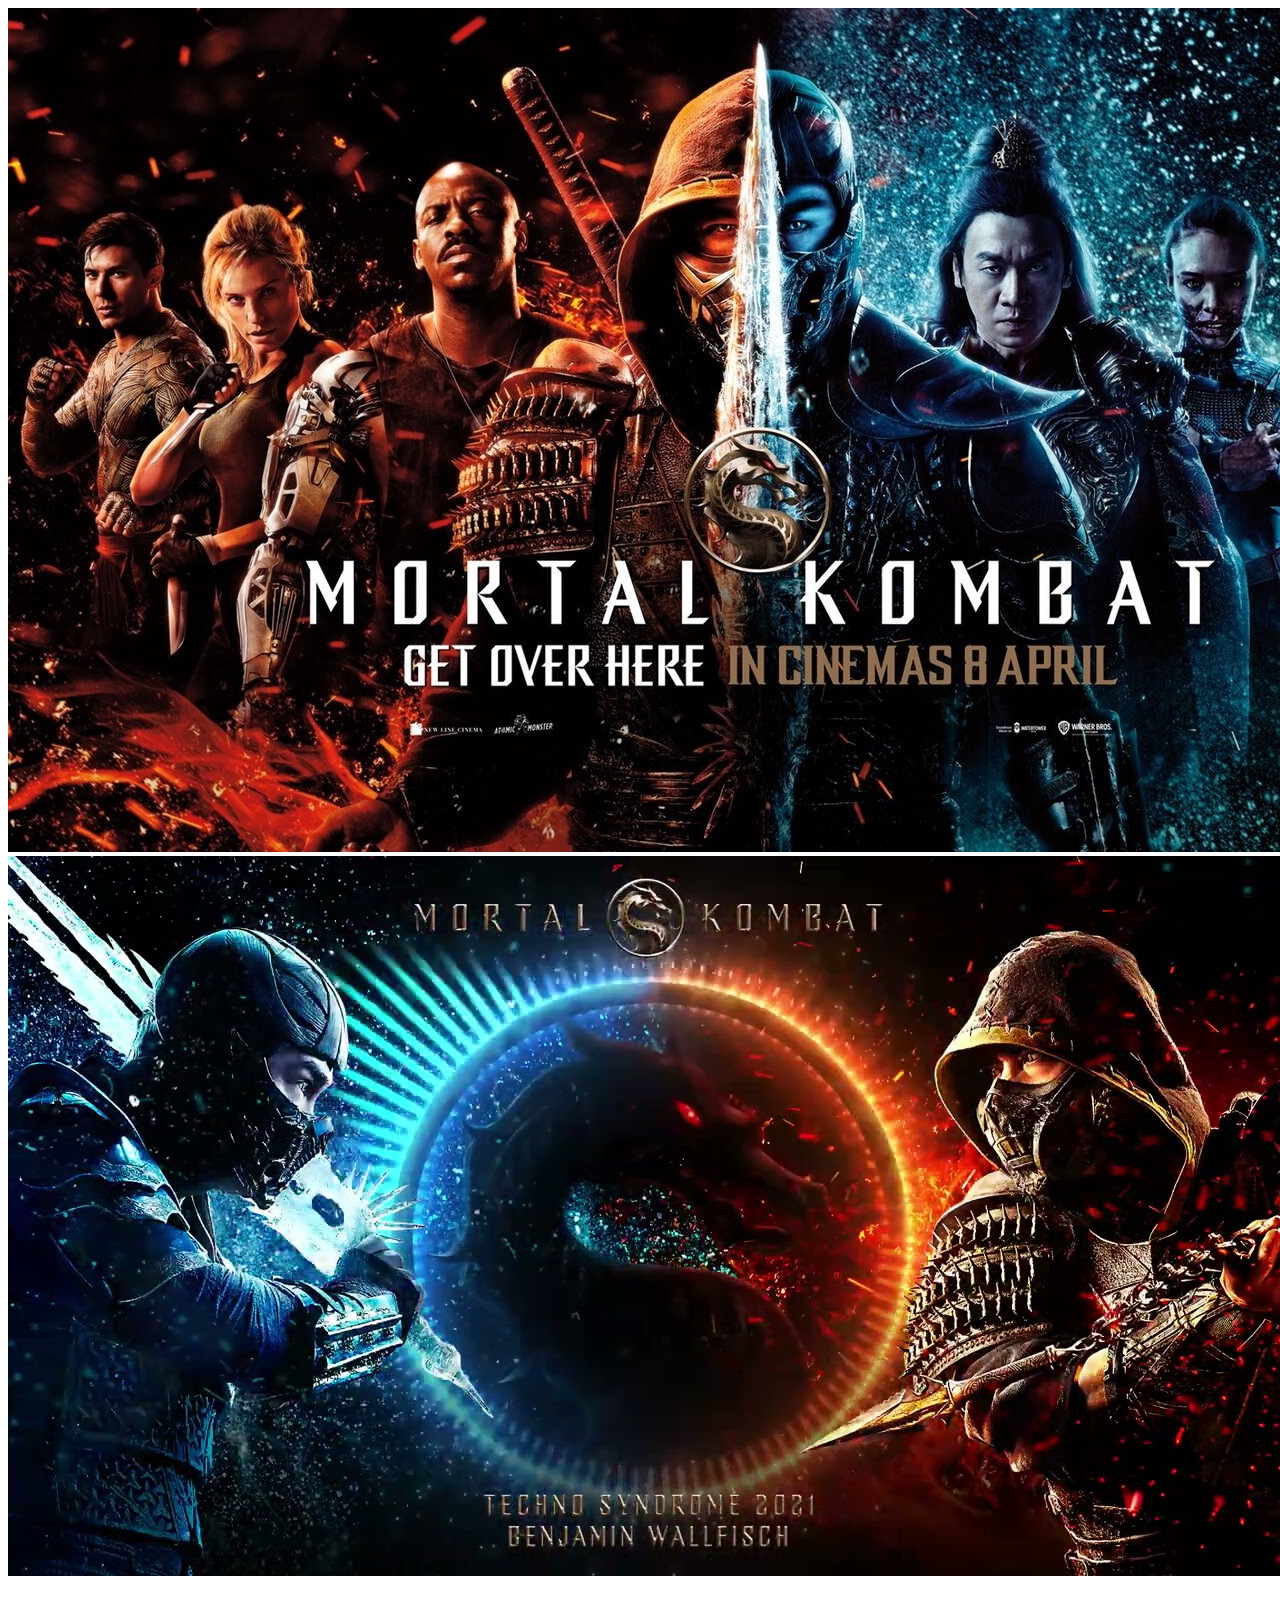
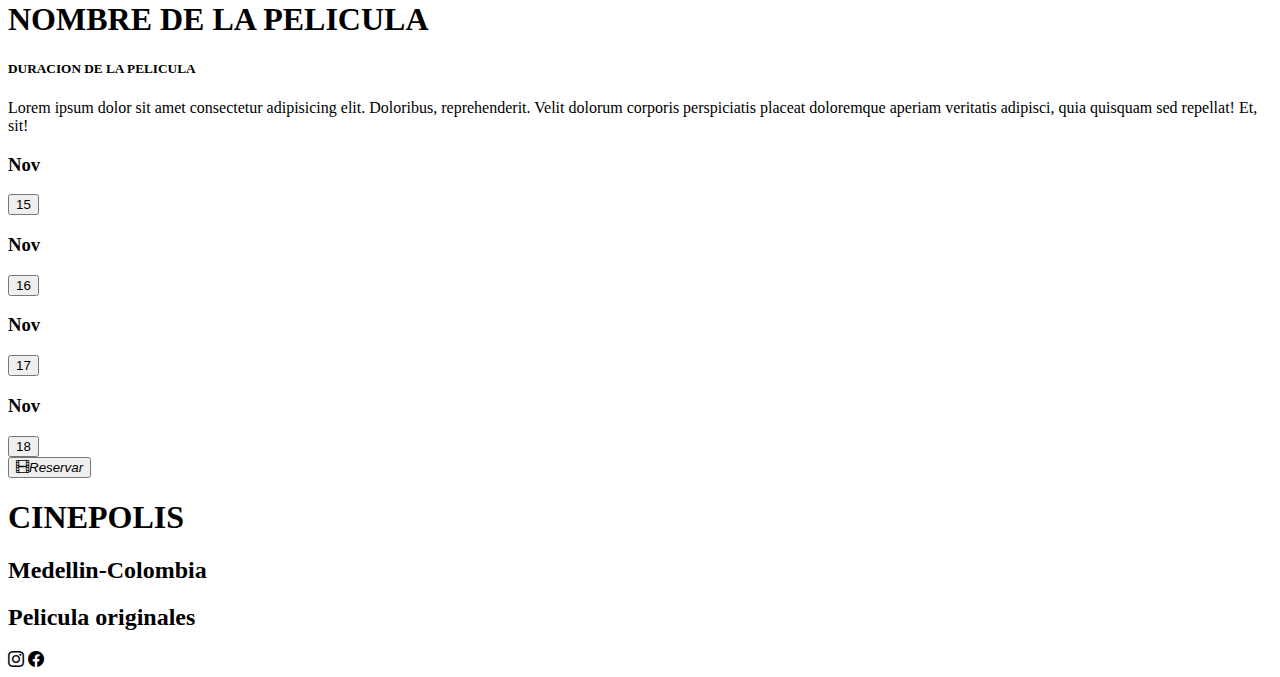
<file: src/view/verinfopelicula.html>
<!DOCTYPE html>
<html lang="en">
<head>
    <meta charset="UTF-8">
    <meta http-equiv="X-UA-Compatible" content="IE=edge">
    <meta name="viewport" content="width=device-width, initial-scale=1.0">
    <title>Document</title>
    <link href="https://cdn.jsdelivr.net/npm/bootstrap@5.2.2/dist/css/bootstrap.min.css" rel="stylesheet" integrity="sha384-Zenh87qX5JnK2Jl0vWa8Ck2rdkQ2Bzep5IDxbcnCeuOxjzrPF/et3URy9Bv1WTRi" crossorigin="anonymous">
    <link rel="stylesheet" href="https://cdn.jsdelivr.net/npm/bootstrap-icons@1.9.1/font/bootstrap-icons.css">
    <link
    rel="stylesheet"
    href="https://cdnjs.cloudflare.com/ajax/libs/animate.css/4.1.1/animate.min.css"/>

    
</head>
<body>
    <header>

    </header>
    <main>
        <div class="container-fluid g-0">
            <div class="row">
                <div class="col-12">
                    <img src="../../assets/img/banner5.jpg" alt="foto banner" class="img-fluid w-100" id="bannerpelicula">
                                              
                </div>
            </div>
            <div class="row">
                <div class="col-12 col-md-4">
                    <img src="../../assets/img/banner4.jpg" alt="fotro" class="img-fluid w-100" id="imagenPelicula">
                    

                </div>
                <div class="col-12 col-md-4">

                    <h1 id="nombrePelicula">NOMBRE DE LA PELICULA</h1>
                    <h5 id="duracionPelicula">DURACION DE LA PELICULA</h5>
                    <p id="sinopsisPelicula">Lorem ipsum dolor sit amet consectetur adipisicing elit. Doloribus, reprehenderit. Velit dolorum corporis perspiciatis placeat doloremque aperiam veritatis adipisci, quia quisquam sed repellat! Et, sit!</p>
                    <div class="row text-center">
                        <div class="col-3">
                            <h3>Nov</h3>
                            <button type="button" class="btn btn-primary w-100">15</button>                                    

                        </div>
                        <div class="col-3">
                            <h3>Nov</h3>
                            <button type="button" class="btn btn-primary w-100">16</button>
                        </div>
                        <div class="col-3">
                            <h3>Nov</h3>
                            <button type="button" class="btn btn-primary w-100">17</button>
                        </div>
                        <div class="col-3">
                            <h3>Nov</h3>
                            <button type="button" class="btn btn-primary w-100">18</button>
                        </div>
                    </div>
                    <div class="col-12 mt-4">
                        <button class="btn btn-outline-primary w-100"><i class="bi bi-film">Reservar</i></button>

                    </div>
                    

                </div>
                
            </div>
        </div>

    </main>
    <footer>
        <div class="container-fluid text-white mt-5">
            <div class="row menu p-5">
                <div class="col-12 col-md-6 text-end">
                    <h1>CINEPOLIS</h1>
                    <h2>Medellin-Colombia</h2>
                    <h2>Pelicula originales</h2>
                </div>
                <div class="col-12 col-md-6 text-start align-self-center border-start">
                    <i class="bi bi-instagram fs-1"></i>
                    <i class="bi bi-facebook fs-1"></i>
                </div>
            </div>
        </div>
    </footer>






    <script src="https://cdn.jsdelivr.net/npm/bootstrap@5.2.2/dist/js/bootstrap.bundle.min.js" integrity="sha384-OERcA2EqjJCMA+/3y+gxIOqMEjwtxJY7qPCqsdltbNJuaOe923+mo//f6V8Qbsw3" crossorigin="anonymous"></script>
    <script src="../js/wow.min.js"></script>
    <script>
        new WOW().init();
    </script> 
    <script src="../controller/controladorinfo.js"></script>
</body>
</html>
</file>
